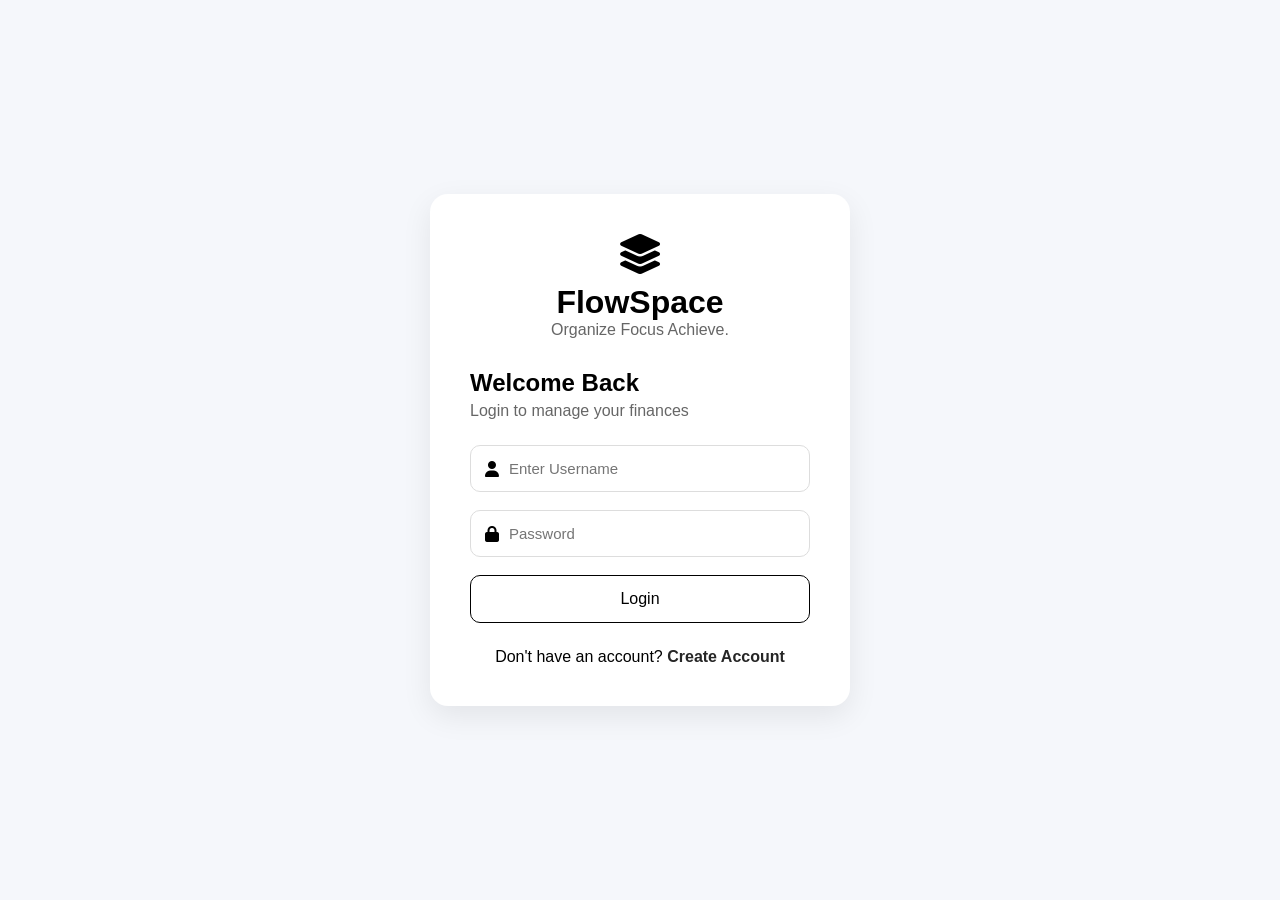
<file: index.html>
<!DOCTYPE html>
<html lang="en">
<head>
    <meta charset="UTF-8">
    <meta name="viewport" content="width=device-width, initial-scale=1.0">
    <title>FlowSpace | Login</title>

    <link rel="stylesheet"
    href="https://cdnjs.cloudflare.com/ajax/libs/font-awesome/6.7.2/css/all.min.css">

    <link rel="stylesheet" href="Finplush_LoginPage.css">
</head>
<body>

<div class="container">

    <div class="login-box">

        <div class="logo">
            <i class="fa-solid fa-layer-group"></i>
            <h1>FlowSpace </h1>
            <p>Organize Focus Achieve.</p>
        </div>

        <h2>Welcome Back </h2>
        <p class="subtitle">Login to manage your finances</p>

        <form id="loginForm">

            <div  class="input-box">
                <i class="fa-solid fa-user"></i>
                <input id="username" type="text" placeholder="Enter Username" required>
            </div>

            <div  class="input-box">
                <i class="fa-solid fa-lock"></i>
                <input id="password" type="password" placeholder="Password" required>
            </div>

            <button type="submit">
                Login
            </button>

        </form>

        <p class="signup-text">
            Don't have an account?
            <a href="./FinPlush_Signup.html">Create Account</a>
        </p>

    </div>

</div>

<script src="Finplush_LoginPage.js"></script>
</body>
</html>
</file>
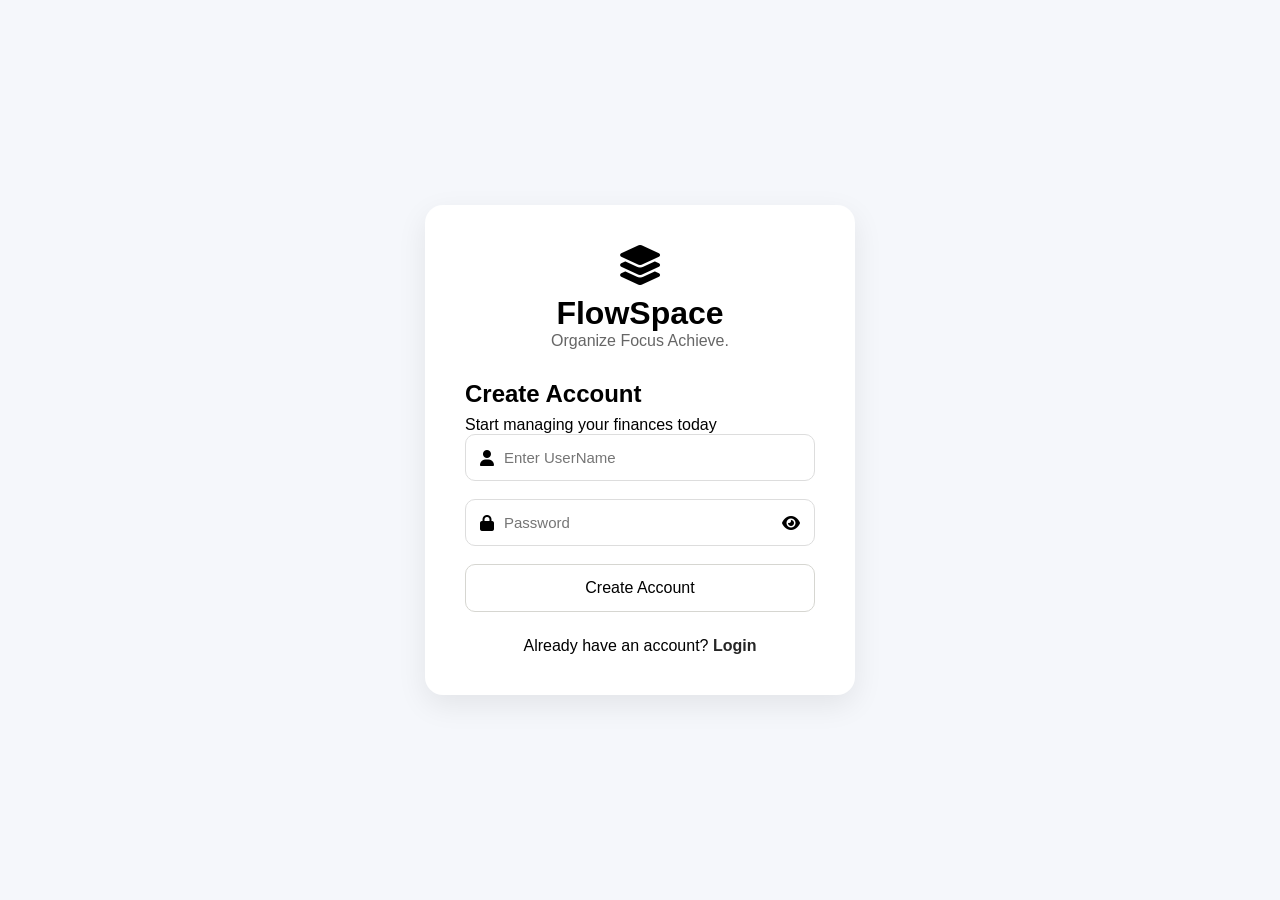
<file: FinPlush_Signup.html>
<!DOCTYPE html>
<html lang="en">
<head>
    <meta charset="UTF-8">
    <meta name="viewport" content="width=device-width, initial-scale=1.0">
    <title>FinPulse | Sign Up</title>

    <link rel="stylesheet"
    href="https://cdnjs.cloudflare.com/ajax/libs/font-awesome/6.7.2/css/all.min.css">

    <link rel="stylesheet" href="FinPlush_Signup.css">
</head>
<body>

<div class="container">

    <div class="signup-box">

        <div class="logo">
            <i class="fa-solid fa-layer-group"></i>
            <h1>FlowSpace </h1>
            <p>Organize Focus Achieve.</p>
        </div>

        <h2>Create Account </h2>
        <p class="subtitle">Start managing your finances today</p>

        <form id="signupForm">

            <div class="input-box">
                <i class="fa-solid fa-user"></i>
                <input id="username" type="text" placeholder="Enter UserName" required>
            </div>

            <div class="input-box">
                <i class="fa-solid fa-lock"></i>
                <input id="password" type="password" placeholder="Password" required>
                <i class="fa-solid fa-eye"></i>
            </div>

            <button type="submit">
                Create Account
            </button>

        </form>

        <p class="login-text">
            Already have an account?
            <a href="./index.html">Login</a>
        </p>

    </div>

</div>




<script src="FinPlush_Signup.js"></script>

</body>
</html>
</file>
<file: Finplush_LoginPage.css>
*{
    margin:0;
    padding:0;
    box-sizing:border-box;
    font-family:Poppins,sans-serif;
}

body{
    background:#f5f7fb;
    display:flex;
    justify-content:center;
    align-items:center;
    height:100vh;
}

.container{
    width:100%;
    display:flex;
    justify-content:center;
}

.login-box{
    width:420px;
    background:#fff;
    padding:40px;
    border-radius:18px;
    box-shadow:0 10px 30px rgba(0,0,0,.08);
}

.logo{
    text-align:center;
    margin-bottom:30px;
}

.logo i{
    font-size:40px;
    color:#000;
}

.logo h1{
    margin-top:10px;
}

.logo p{
    color:#666;
}

h2{
    margin-bottom:5px;
}

.subtitle{
    color:#666;
    margin-bottom:25px;
}

.input-box{
    display:flex;
    align-items:center;
    border:1px solid #ddd;
    border-radius:10px;
    padding:14px;
    margin-bottom:18px;
}

.input-box input{
    flex:1;
    border:none;
    outline:none;
    padding:0 10px;
    font-size:15px;
}



button{
    width:100%;
    padding:14px;
    border:none;
    border-radius:10px;
    background:transparent;
    color:#000;
    border: 1px solid ;
    font-size:16px;
    cursor:pointer;
    transition:.3s;
}

button:hover{
    background:#000;
    color: whitesmoke;
}

.signup-text{
    text-align:center;
    margin-top:25px;
}

.signup-text a{
    color:#262626;
    text-decoration:none;
    font-weight:600;
}

/* ---------- RESPONSIVE ---------- */
@media (max-width: 520px) {
    .login-box {
        width: 92%;
        max-width: 420px;
        padding: 28px 22px;
        border-radius: 15px;
    }

    body {
        align-items: flex-start;
        padding-top: 8vh;
    }

    .logo i {
        font-size: 34px;
    }

    .logo h1 {
        font-size: 26px;
    }
}
</file>
<file: FinPlush_Signup.css>
*{
    margin:0;
    padding:0;
    box-sizing:border-box;
    font-family:Poppins,sans-serif;
}

body{
    height:100vh;
    display:flex;
    justify-content:center;
    align-items:center;
    background:#f5f7fb;
}

.container{
    width:100%;
    display:flex;
    justify-content:center;
}

.signup-box{
    width:430px;
    background:#fff;
    padding:40px;
    border-radius:18px;
    box-shadow:0 10px 30px rgba(0,0,0,.08);
}

.logo{
    text-align:center;
    margin-bottom:30px;
}

.logo i{
    font-size:40px;
    color:#000;
}

.logo h1{
    margin-top:10px;
}

.logo p{
    color:#666;
}

h2{
    margin-bottom:8px;
}


.input-box{
    display:flex;
    align-items:center;
    border:1px solid #ddd;
    border-radius:10px;
    padding:14px;
    margin-bottom:18px;
}

.input-box input{
    flex:1;
    border:none;
    outline:none;
    padding:0 10px;
    font-size:15px;
}

button{
    width:100%;
    padding:14px;
    background:transparent;
    color:#000;
    border:1px solid #d6d6d1;
    border-radius:10px;
    cursor:pointer;
    font-size:16px;
    transition:.3s;
}

button:hover{
    background:#000;
    color: whitesmoke;
}

.login-text{
    text-align:center;
    margin-top:25px;
}

.login-text a{
    color:#262626;
    text-decoration:none;
    font-weight:600;
}

/* ---------- RESPONSIVE ---------- */
@media (max-width: 520px) {
    .signup-box {
        width: 92%;
        max-width: 430px;
        padding: 28px 22px;
        border-radius: 15px;
    }

    body {
        align-items: flex-start;
        padding-top: 6vh;
    }

    .logo i {
        font-size: 34px;
    }

    .logo h1 {
        font-size: 26px;
    }
}
</file>
